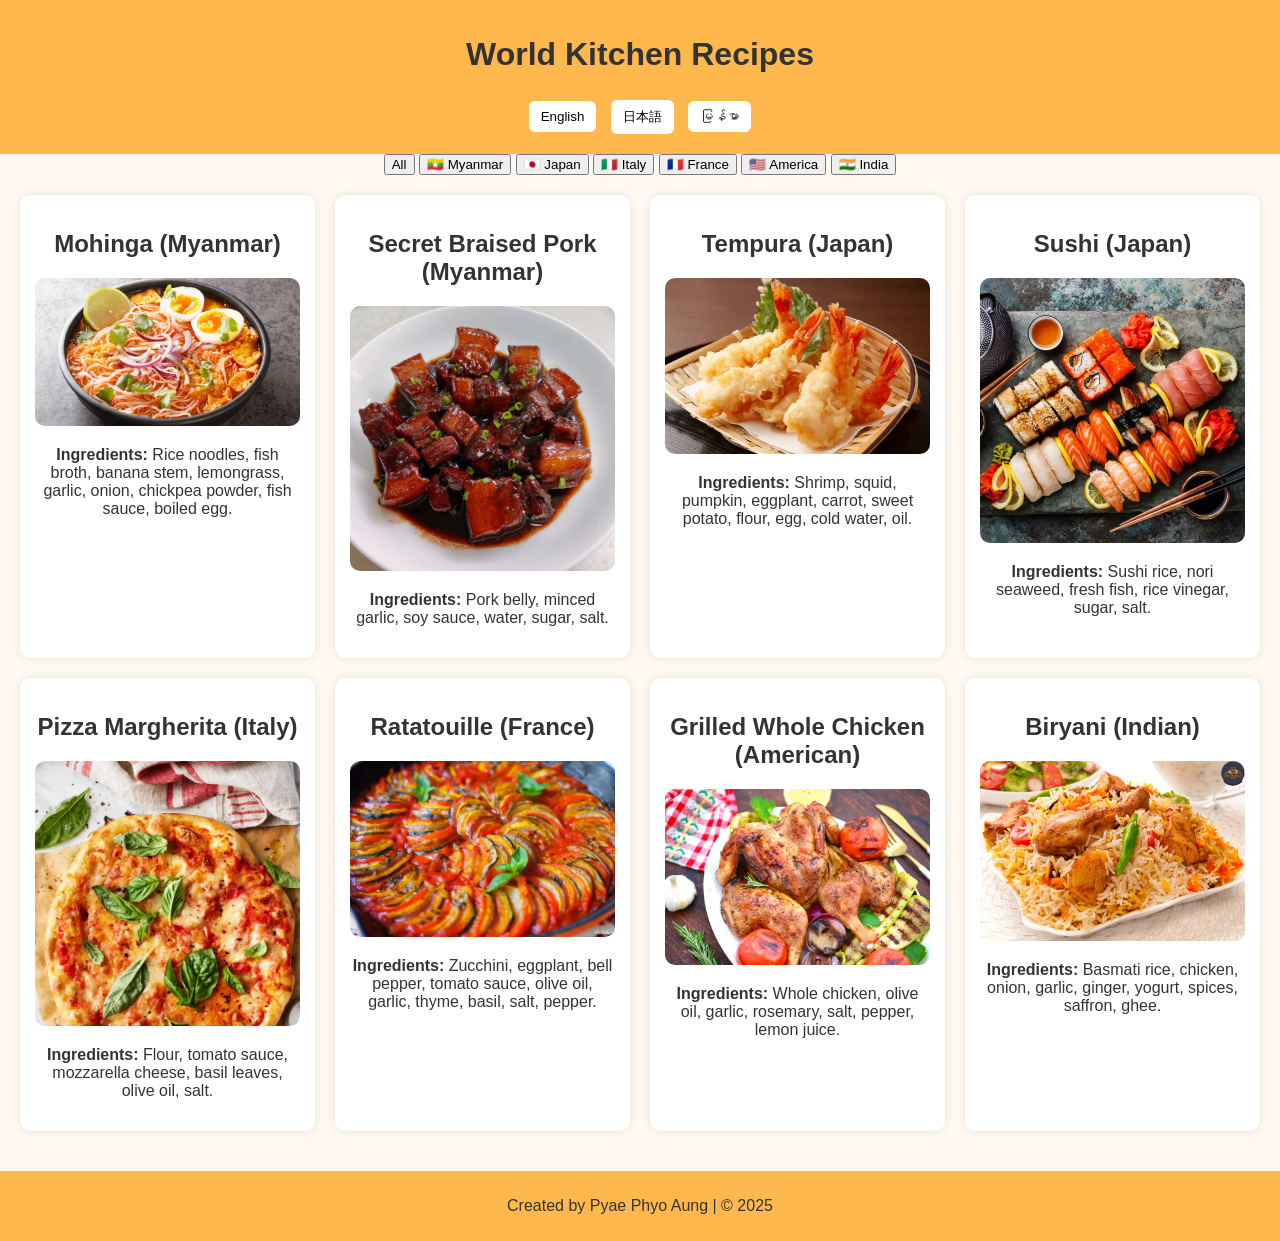
<file: index.html>
<!DOCTYPE html>
<html lang="en">
<head>
  <meta charset="UTF-8" />
  <meta name="viewport" content="width=device-width, initial-scale=1" />
  <title>World Kitchen Recipes</title>
  <link rel="stylesheet" href="style.css" />
</head>
<body>
  <header>
    <h1 id="site-title">World Kitchen Recipes</h1>
    <nav>
      <button onclick="setLanguage('en')">English</button>
      <button onclick="setLanguage('jp')">日本語</button>
      <button onclick="setLanguage('my')">မြန်မာ</button>
    </nav>
  </header>

  <div id="filter-buttons">
    <button onclick="filterByCountry('all')" id="btn-all">All</button>
    <button onclick="filterByCountry('Myanmar')" id="btn-myanmar">🇲🇲 Myanmar</button>
    <button onclick="filterByCountry('Japan')" id="btn-japan">🇯🇵 Japan</button>
    <button onclick="filterByCountry('Italy')" id="btn-italy">🇮🇹 Italy</button>
    <button onclick="filterByCountry('France')" id="btn-france">🇫🇷 France</button>
    <button onclick="filterByCountry('American')" id="btn-american">🇺🇸 America</button>
    <button onclick="filterByCountry('Indian')" id="btn-indian">🇮🇳 India</button>
  </div>

  <main id="recipe-list" class="fade"></main>

  <footer>
    <p>Created by Pyae Phyo Aung | © 2025</p>
  </footer>

  <script src="text.js"></script>
  <script src="script.js"></script>
</body>
</html>
</file>
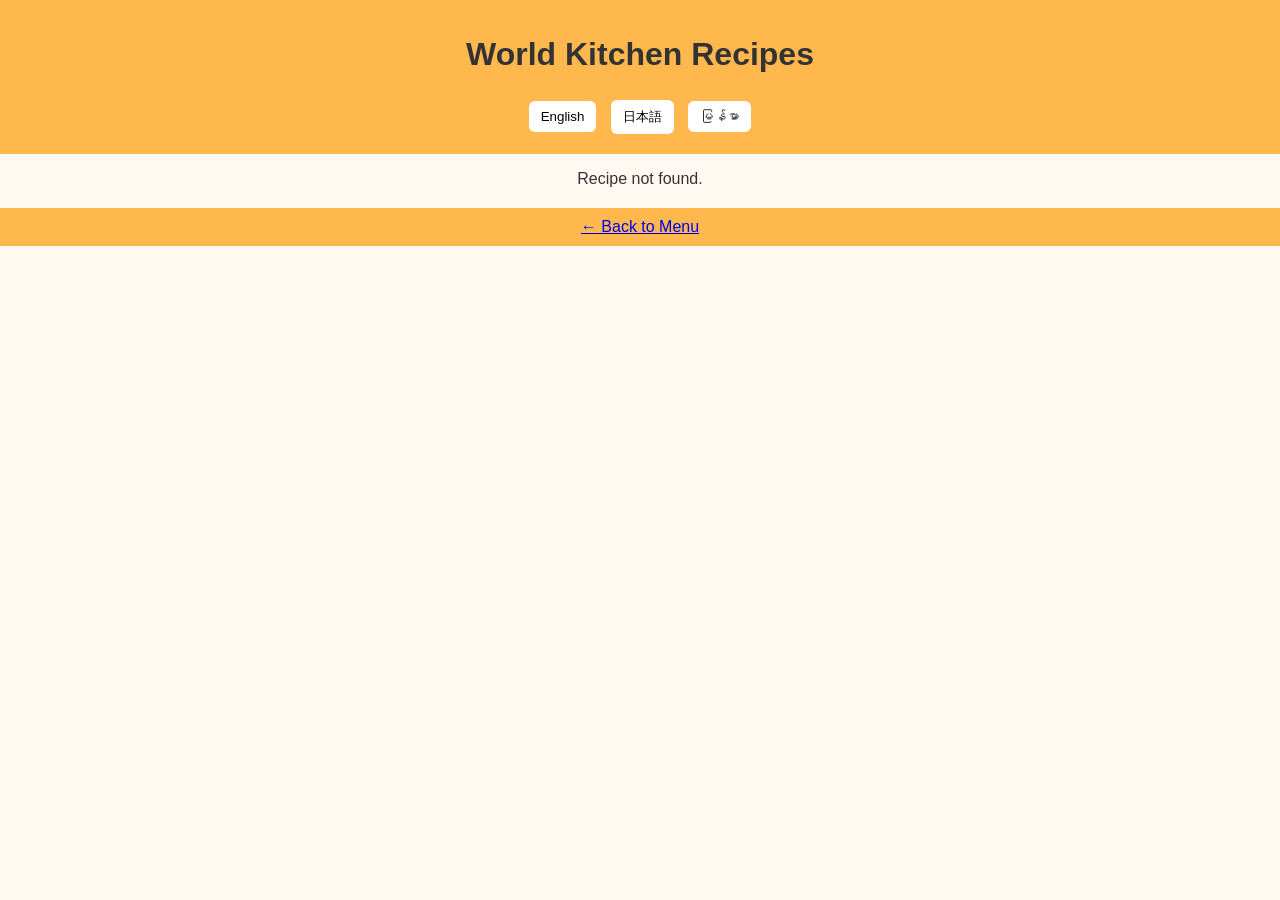
<file: recipe.html>
<!DOCTYPE html>
<html lang="en">
<head>
  <meta charset="UTF-8" />
  <meta name="viewport" content="width=device-width, initial-scale=1" />
  <title>Recipe Details</title>
  <link rel="stylesheet" href="style.css" />
</head>
<body>
  <header>
    <h1 id="site-title">World Kitchen Recipes</h1>
    <nav>
      <button onclick="setLanguage('en')">English</button>
      <button onclick="setLanguage('jp')">日本語</button>
      <button onclick="setLanguage('my')">မြန်မာ</button>
    </nav>
  </header>

  <main id="recipe-detail" class="fade"></main>

  <footer>
    <a href="index.html">← Back to Menu</a>
  </footer>

  <script src="text.js"></script>
  <script src="recipe.js"></script>
</body>
</html>
</file>
<file: style.css>
body {
  font-family: Arial, sans-serif;
  margin: 0;
  background: #fff9f2;
  color: #333;
  text-align: center;
}

header {
  background: #ffb84d;
  padding: 15px 0;
}

nav button {
  margin: 5px;
  padding: 8px 12px;
  border: none;
  border-radius: 6px;
  background: white;
  cursor: pointer;
}

nav button:hover {
  background: #ffe0b2;
}

#recipe-list {
  display: grid;
  grid-template-columns: repeat(auto-fit, minmax(250px, 1fr));
  gap: 20px;
  padding: 20px;
}

.recipe-card {
  background: white;
  padding: 15px;
  border-radius: 10px;
  box-shadow: 0 0 10px rgba(0,0,0,0.1);
}

.recipe-card img {
  width: 100%;
  border-radius: 10px;
}

.intro {
  font-style: italic;
  background: #fff8e7;
  border-left: 4px solid #ffcc66;
  padding: 10px;
  margin: 15px auto;
  max-width: 600px;
  border-radius: 6px;
}

footer {
  background: #ffb84d;
  padding: 10px;
  margin-top: 20px;
}

/* Fade animation */
.fade {
  opacity: 0;
  transition: opacity 0.6s ease;
}

.fade.show {
  opacity: 1;
}
</file>
